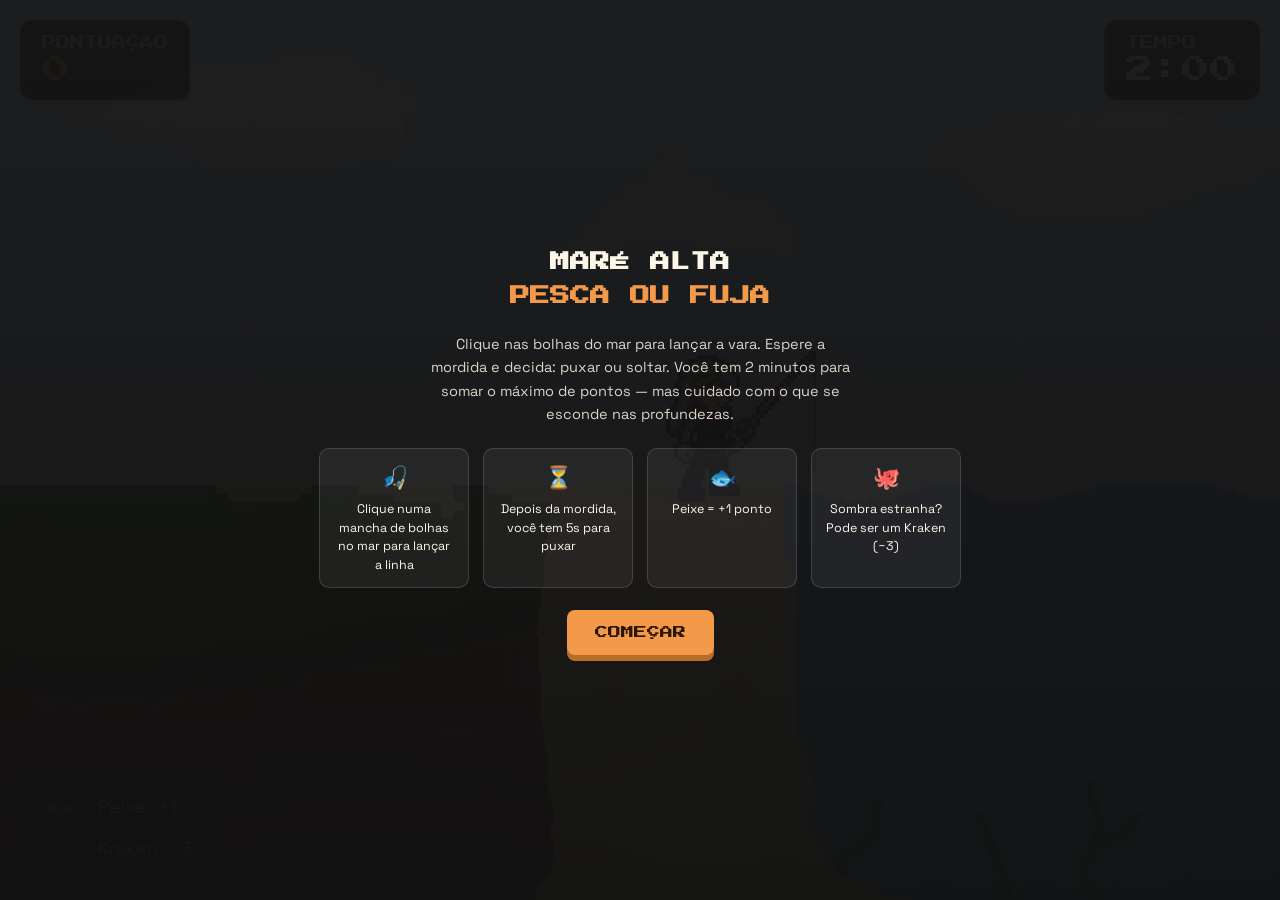
<file: index.html>
<!DOCTYPE html>
<html lang="pt-BR">
<head>
<meta charset="UTF-8">
<meta name="viewport" content="width=device-width, initial-scale=1.0, maximum-scale=1.0, user-scalable=no">
<title>BASS PRÓ — Jogo de Pesca</title>
<link rel="preconnect" href="https://fonts.googleapis.com">
<link href="https://fonts.googleapis.com/css2?family=Press+Start+2P&family=Space+Grotesk:wght@400;500;600;700&display=swap" rel="stylesheet">
<link rel="stylesheet" href="style.css">
</head>
<body>

<div id="stage">

  <img id="cenario" src="cenario.jpg" alt="Cenário">

  <svg id="rodline"><line id="line-el" x1="0" y1="0" x2="0" y2="0"></line></svg>

  <div id="angler">
    <img id="angler-img" src="angler-idle.png" class="pose-idle" alt="Pescador">
  </div>

  <div id="bite-card">
    <div id="bite-shadow"></div>
    <div id="bite-timer"><div id="bite-timer-fill"></div></div>
    <div class="bite-actions">
      <button class="bite-btn" id="btn-reel">PUXAR</button>
      <button class="bite-btn" id="btn-release">SOLTAR</button>
    </div>
  </div>

  <div id="hud">
    <div class="hud-chip" id="score-chip">
      <div class="label pixel">PONTUAÇÃO</div>
      <div class="value pixel" id="score-val">0</div>
    </div>
    <div class="hud-chip" id="time-chip">
      <div class="label pixel">TEMPO</div>
      <div class="value pixel" id="time-val">2:00</div>
    </div>
  </div>

  <div id="legend">
    <div class="row"><img class="swatch-fish" src="peixe 1.png" alt=""> Peixe · +1</div>
    <div class="row"><img class="swatch-kraken" src="kraken 1.png" alt=""> Kraken · −3</div>
  </div>

  <div class="overlay" id="start-overlay">
    <h1 class="pixel">MARÉ&nbsp;ALTA<br><span class="accent">PESCA&nbsp;OU&nbsp;FUJA</span></h1>
    <p>Clique nas bolhas do mar para lançar a vara. Espere a mordida e decida: puxar ou soltar. Você tem 2 minutos para somar o máximo de pontos — mas cuidado com o que se esconde nas profundezas.</p>
    <div class="rules">
      <div class="rule-card"><div class="icon">🎣</div>Clique numa mancha de bolhas no mar para lançar a linha</div>
      <div class="rule-card"><div class="icon">⏳</div>Depois da mordida, você tem 5s para puxar</div>
      <div class="rule-card"><div class="icon">🐟</div>Peixe = +1 ponto</div>
      <div class="rule-card"><div class="icon">🐙</div>Sombra estranha? Pode ser um Kraken (−3)</div>
    </div>
    <button class="cta" id="btn-start">COMEÇAR</button>
  </div>

  <div class="overlay hidden" id="end-overlay">
    <h1 class="pixel">TEMPO&nbsp;ESGOTADO</h1>
    <div class="pixel" id="final-score">0</div>
    <div id="final-caught"><img class="final-fish" src="peixe.png" alt="">peixes capturados</div>
    <button class="cta" id="btn-restart">PESCAR DE NOVO</button>
  </div>
</div>

<script src="script.js"></script>
</body>
</html>
</file>
<file: style.css>
:root{
    --kelp:       #00ff37;
    --danger:     #e4432d;
    --gold:       #f2994a;
    --panel-bg:   rgba(17, 17, 17, 0.75);
    --panel-fg:   #fbf6e8;
  }

  *{ box-sizing:border-box; }

html,body{
  margin:0; padding:0; width:100%; height:100%;
  overflow:hidden;
  font-family:'Space Grotesk', sans-serif;
  background:#000;
  color:var(--panel-fg);
  -webkit-user-select:none; user-select:none;
}

  .pixel{ font-family:'Press Start 2P', monospace; }

 #stage{
  position:relative;
  width:100vw;
  height:100vh;
  overflow:hidden;
  cursor:crosshair;
}

#cenario{
  position:absolute; top:0; left:0;
  width:100%; height:100%;
  object-fit:cover;
  z-index:0; pointer-events:none;
}




  /* ---------- LINHA DA VARA (dinâmica, alvo do lançamento) ---------- */
  #rodline{
    position:absolute; top:0; left:0; width:100%; height:100%;
    z-index:4; pointer-events:none; display:none;
  }
  #rodline line{ stroke:var(--line-gray); stroke-width:2.5; stroke-linecap:round; }

  /* ---------- PESCADOR ---------- */
  #angler{
    position:absolute; left:54%; top:55%;
    width:0; height:0;
    transform:translate(14px, 6px);
    z-index:5; pointer-events:none;
  }
  #angler img{
    position:absolute;
    bottom:0;
    height:150px;
    width:auto;
    image-rendering:pixelated;
    image-rendering:crisp-edges;
  }
  #angler img.pose-idle{ left:-39px; }
  #angler img.pose-cast{ left:-88px; }
  #angler img.pose-pull{ left:-125px; }

  /* ---------- PONTOS (indicadores de bolhas — criados via JS) ---------- */
  .spot{
    position:absolute; width:56px; height:56px; transform:translate(-50%,-50%);
    cursor:pointer; z-index:3;
  }
  .spot .bubble{
    position:absolute; border-radius:50%;
    background:radial-gradient(circle at 35% 30%, rgba(255,255,255,0.95), rgba(217,251,251,0.35) 60%, transparent 75%);
    animation:rise 1.6s ease-in-out infinite;
  }
  .spot .b1{ width:14px; height:14px; left:18px; top:30px; animation-delay:0s; }
  .spot .b2{ width:9px;  height:9px;  left:30px; top:18px; animation-delay:0.3s;}
  .spot .b3{ width:6px;  height:6px;  left:10px; top:12px; animation-delay:0.6s;}
  .spot .b4{ width:10px; height:10px; left:40px; top:36px; animation-delay:0.45s;}
  @keyframes rise{
    0%{ transform:translateY(0); opacity:0.9;}
    100%{ transform:translateY(-14px); opacity:0.15;}
  }
  .spot.hot::after{
    content:""; position:absolute; inset:0; border-radius:50%;
    box-shadow:0 0 0 0 rgba(242,153,74,0.55);
    animation:pulse 1s ease-out infinite;
  }
  @keyframes pulse{
    0%{ box-shadow:0 0 0 0 rgba(242,153,74,0.55);}
    100%{ box-shadow:0 0 0 22px rgba(242,153,74,0);}
  }

  /* ---------- INTERFACE DA MORDIDA ---------- */
  #bite-card{
    position:absolute; z-index:10; transform:translate(-50%,-118%);
    background:var(--panel-bg); border:2px solid rgba(255,255,255,0.18);
    border-radius:10px; padding:10px 12px; min-width:150px;
    backdrop-filter:blur(3px);
    display:none;
    box-shadow:0 8px 24px rgba(0,0,0,0.4);
  }
  #bite-card.show{ display:block; }
  #bite-shadow{
    width:44px; height:26px; margin:0 auto 6px;
    background:var(--fish);
    -webkit-mask:radial-gradient(ellipse 55% 65% at 40% 50%, #000 60%, transparent 62%);
    mask:radial-gradient(ellipse 55% 65% at 40% 50%, #000 60%, transparent 62%);
    opacity:0.6;
  }
  #bite-shadow.suspicious{ width:52px; height:34px; background:var(--kraken); opacity:0.75; }
  #bite-timer{
    height:5px; border-radius:3px; background:rgba(255,255,255,0.18);
    overflow:hidden; margin:6px 0 9px;
  }
  #bite-timer > div{ height:100%; background:var(--gold); width:100%; transform-origin:left; }
  .bite-actions{ display:flex; gap:6px; }
  .bite-btn{
    flex:1; font-family:'Space Grotesk', sans-serif; font-weight:600;
    font-size:12.5px; padding:7px 6px; border-radius:6px; border:none; cursor:pointer;
  }
  #btn-reel{ background:var(--kelp); color:#04231a; }
  #btn-release{ background:transparent; color:var(--panel-fg); border:1.5px solid rgba(255,255,255,0.4); }
  .bite-btn:active{ transform:scale(0.96); }

  /* ---------- PAINEL (HUD) ---------- */
  /* ---------- PAINEL (HUD) ---------- */
  #hud{
    position:absolute; top:20px; left:20px; right:20px; z-index:20;
    display:flex; justify-content:space-between; align-items:flex-start;
    pointer-events:none;
  }
  .hud-chip{
    background:var(--panel-bg); border:2px solid rgba(255,255,255,0.18);
    border-radius:12px; padding:14px 20px; pointer-events:auto;
  }
  #score-chip .label, #time-chip .label{ font-size:14px; opacity:0.75; margin-bottom:6px; }
  #score-chip .value{ font-size:28px; color:var(--gold); }
  #time-chip .value{ font-size:28px; }
  #time-chip.warn .value{ color:var(--danger); }

  /* ---------- LEGENDA ---------- */
  #legend{
    position:absolute; bottom:20px; left:20px; top:auto; z-index:20;
    background:var(--panel-bg); border:2px solid rgba(255,255,255,0.18);
    border-radius:12px; padding:16px 20px; font-size:18px;
    display:flex; flex-direction:column; gap:12px;
  }
  #legend .row{ display:flex; align-items:center; gap:12px; }
  .swatch-fish{ width:44px; height:auto; flex:none; image-rendering:pixelated; image-rendering:crisp-edges; }
  .swatch-kraken{ width:44px; height:auto; flex:none; image-rendering:pixelated; image-rendering:crisp-edges; }

  /* ---------- SOBREPOSIÇÕES ---------- */
  .overlay{
    position:absolute; inset:0; z-index:50;
    background:linear-gradient(180deg, rgba(17,17,17,0.94), rgba(17,17,17,0.98));
    display:flex; flex-direction:column; align-items:center; justify-content:center;
    text-align:center; padding:24px;
  }
  .overlay.hidden{ display:none; }
  .overlay h1{ font-size:20px; line-height:1.7; margin:0 0 6px; color:var(--panel-fg); }
  .overlay h1 .accent{ color:var(--gold); }
  .overlay p{ max-width:420px; font-size:14.5px; line-height:1.6; opacity:0.85; margin:14px 0 22px; }
  .rules{ display:flex; gap:14px; flex-wrap:wrap; justify-content:center; margin-bottom:22px; }
  .rule-card{
    background:rgba(255,255,255,0.06); border:1px solid rgba(255,255,255,0.14);
    border-radius:10px; padding:12px 14px; width:150px; font-size:12.5px; line-height:1.5;
  }
  .rule-card .icon{ font-size:22px; margin-bottom:6px; }
  .cta{
    font-family:'Press Start 2P', monospace; font-size:13px;
    background:var(--gold); color:#2b1600; border:none;
    padding:16px 28px; border-radius:8px; cursor:pointer;
    box-shadow:0 6px 0 #b56f2a;
  }
  .cta:active{ transform:translateY(4px); box-shadow:0 2px 0 #b56f2a; }
  #final-score{ font-size:34px; margin:10px 0 4px; }
  #final-caught{ font-size:12px; opacity:0.7; margin-bottom:20px; display:flex; align-items:center; gap:6px; }
  .final-fish{ width:30px; height:auto; image-rendering:pixelated; image-rendering:crisp-edges; }

  .toast{
    position:absolute; z-index:15; transform:translate(-50%,-50%);
    font-family:'Press Start 2P', monospace; font-size:14px;
    pointer-events:none; text-shadow:2px 2px 0 rgba(0,0,0,0.4);
    animation:toastUp 0.9s ease-out forwards;
  }
  .toast.good{ color:var(--kelp); }
  .toast.bad{ color:var(--danger); }
  .toast.neutral{ color:#222; font-size:11px; }
  @keyframes toastUp{
    0%{ opacity:0; transform:translate(-50%,-40%) scale(0.8); }
    20%{ opacity:1; transform:translate(-50%,-70%) scale(1); }
    100%{ opacity:0; transform:translate(-50%,-140%) scale(1); }
  }

  .catch-fish{
    position:absolute; z-index:14; width:64px; height:auto;
    transform:translate(-50%,-50%) rotate(-8deg);
    pointer-events:none; image-rendering:pixelated; image-rendering:crisp-edges;
    animation:fishJump 0.9s ease-out forwards;
  }
  @keyframes fishJump{
    0%{ opacity:0; transform:translate(-50%,-20%) scale(0.5) rotate(0deg); }
    35%{ opacity:1; transform:translate(-50%,-115%) scale(1.05) rotate(-14deg); }
    70%{ opacity:1; transform:translate(-50%,-95%) scale(1) rotate(8deg); }
    100%{ opacity:0; transform:translate(-50%,-70%) scale(0.9) rotate(0deg); }
  }

  .catch-kraken{
    position:absolute; z-index:14; width:96px; height:auto;
    transform:translate(-50%,-50%);
    pointer-events:none; image-rendering:pixelated; image-rendering:crisp-edges;
    animation:krakenSpook 0.9s ease-out forwards;
  }
  @keyframes krakenSpook{
    0%{ opacity:0; transform:translate(-50%,-10%) scale(0.4); }
    30%{ opacity:1; transform:translate(-50%,-90%) scale(1.15); }
    38%{ transform:translate(calc(-50% - 6px),-90%) scale(1.15); }
    46%{ transform:translate(calc(-50% + 6px),-90%) scale(1.15); }
    54%{ transform:translate(calc(-50% - 4px),-90%) scale(1.1); }
    62%{ transform:translate(calc(-50% + 4px),-90%) scale(1.1); }
    100%{ opacity:0; transform:translate(-50%,-75%) scale(0.85); }
  }

  @media (max-width:520px){
    .rules{ gap:8px; }
    .rule-card{ width:118px; padding:10px; font-size:11px; }
    #legend{ font-size:9.5px; padding:7px 9px; top:70px; }
    .overlay h1{ font-size:16px; }
    #angler{ width:88px; height:110px; }
  }
</file>
